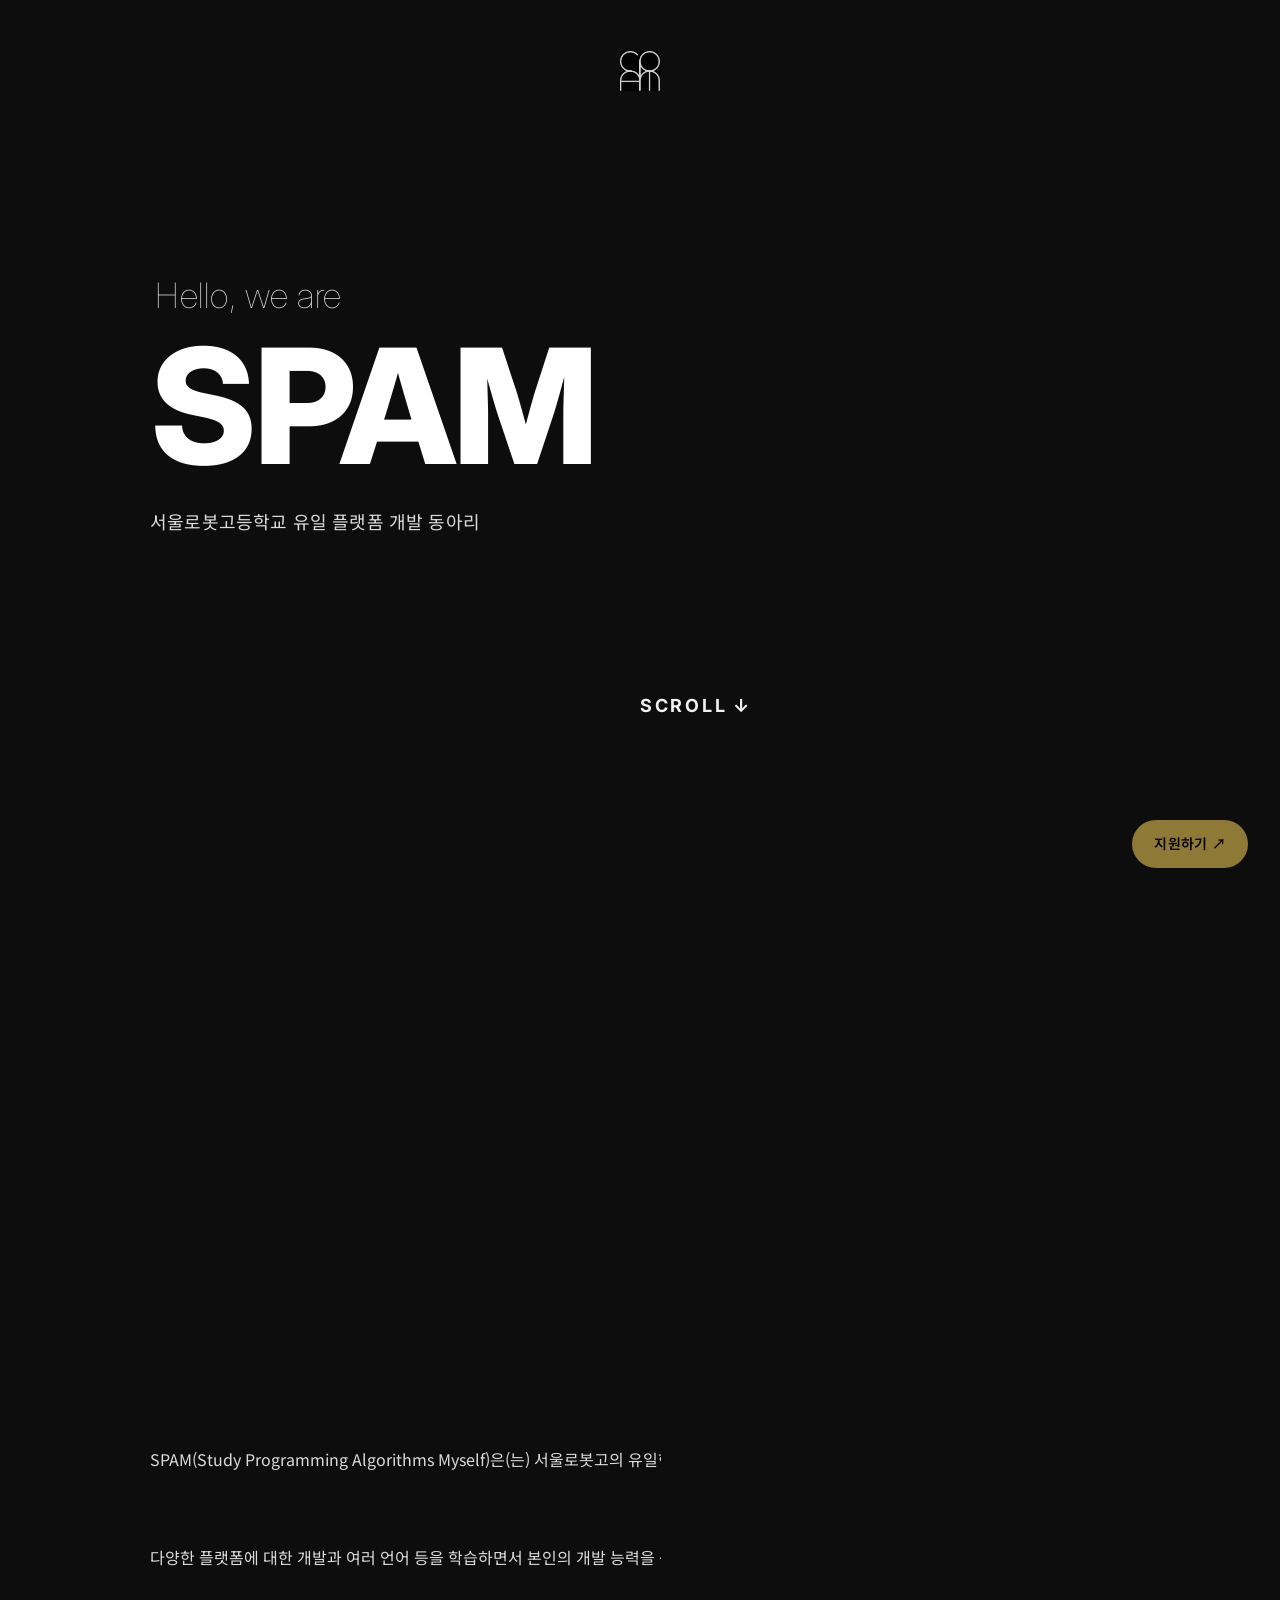
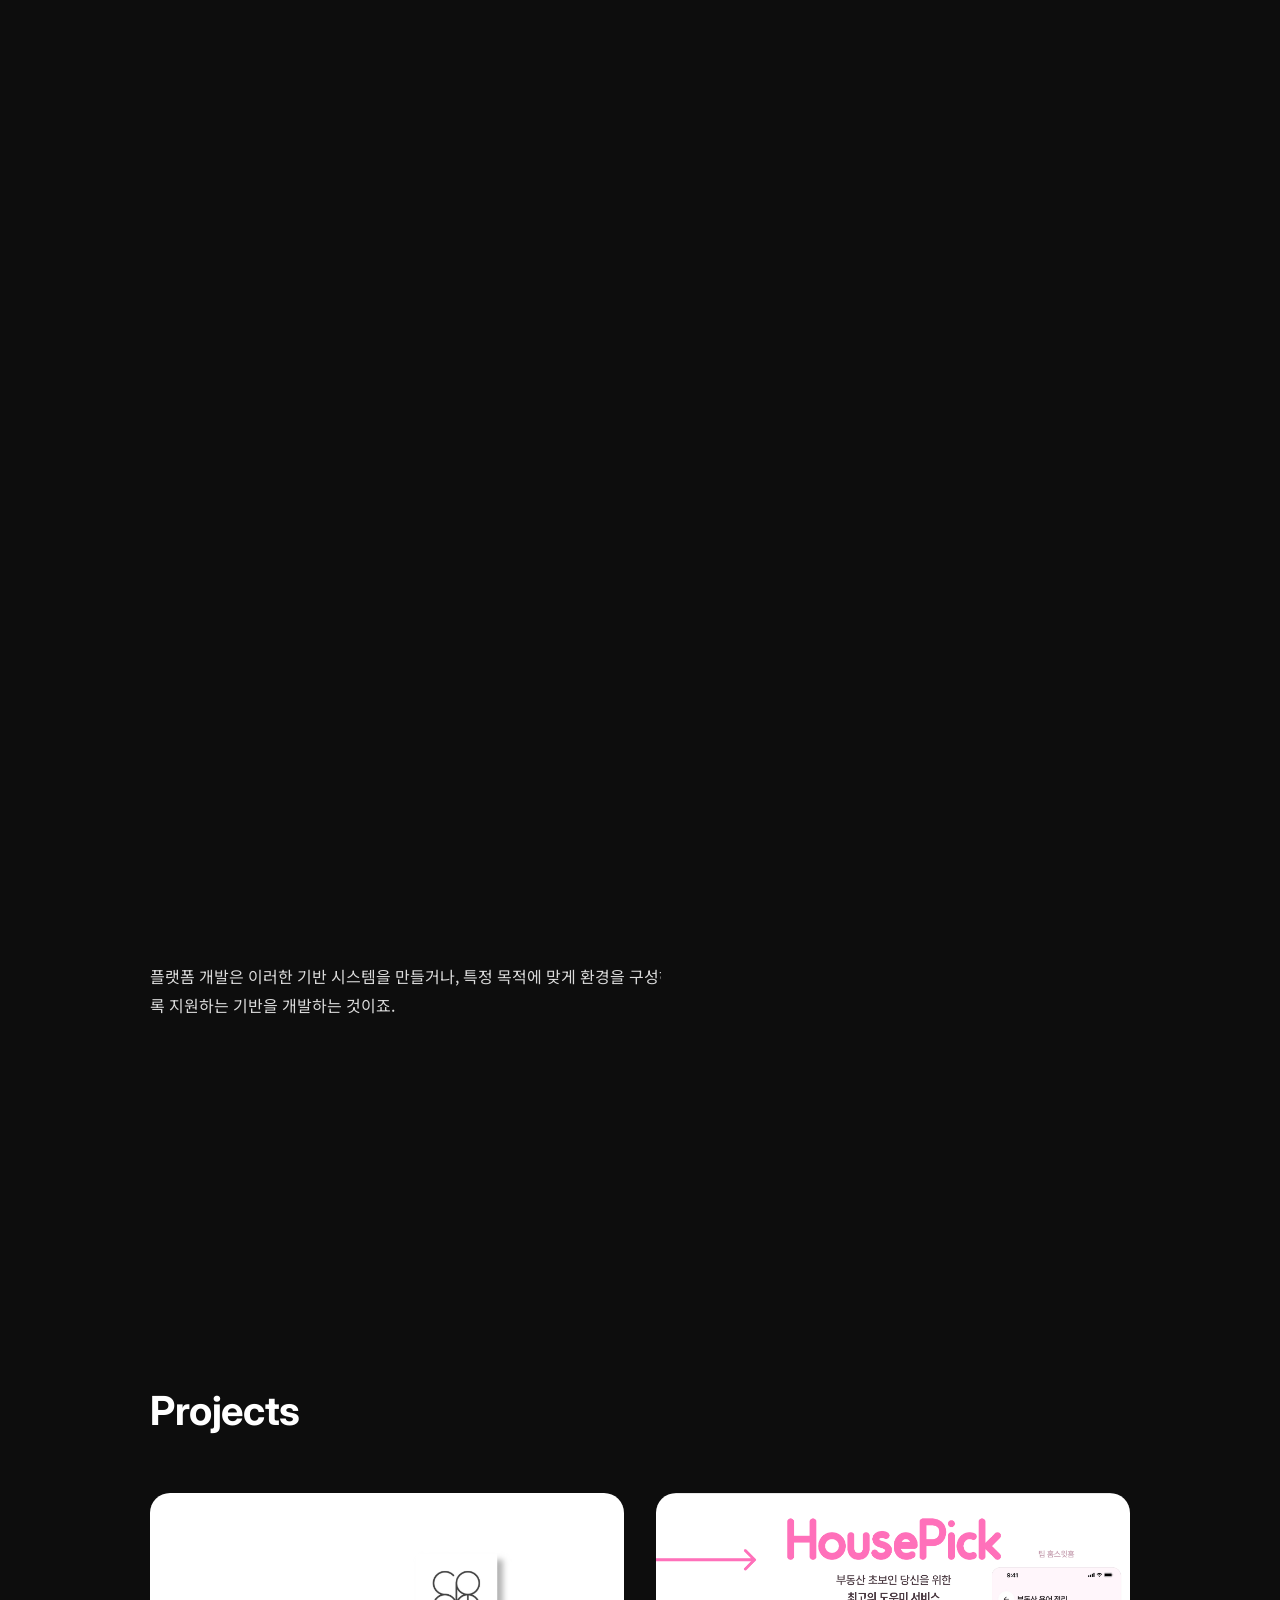
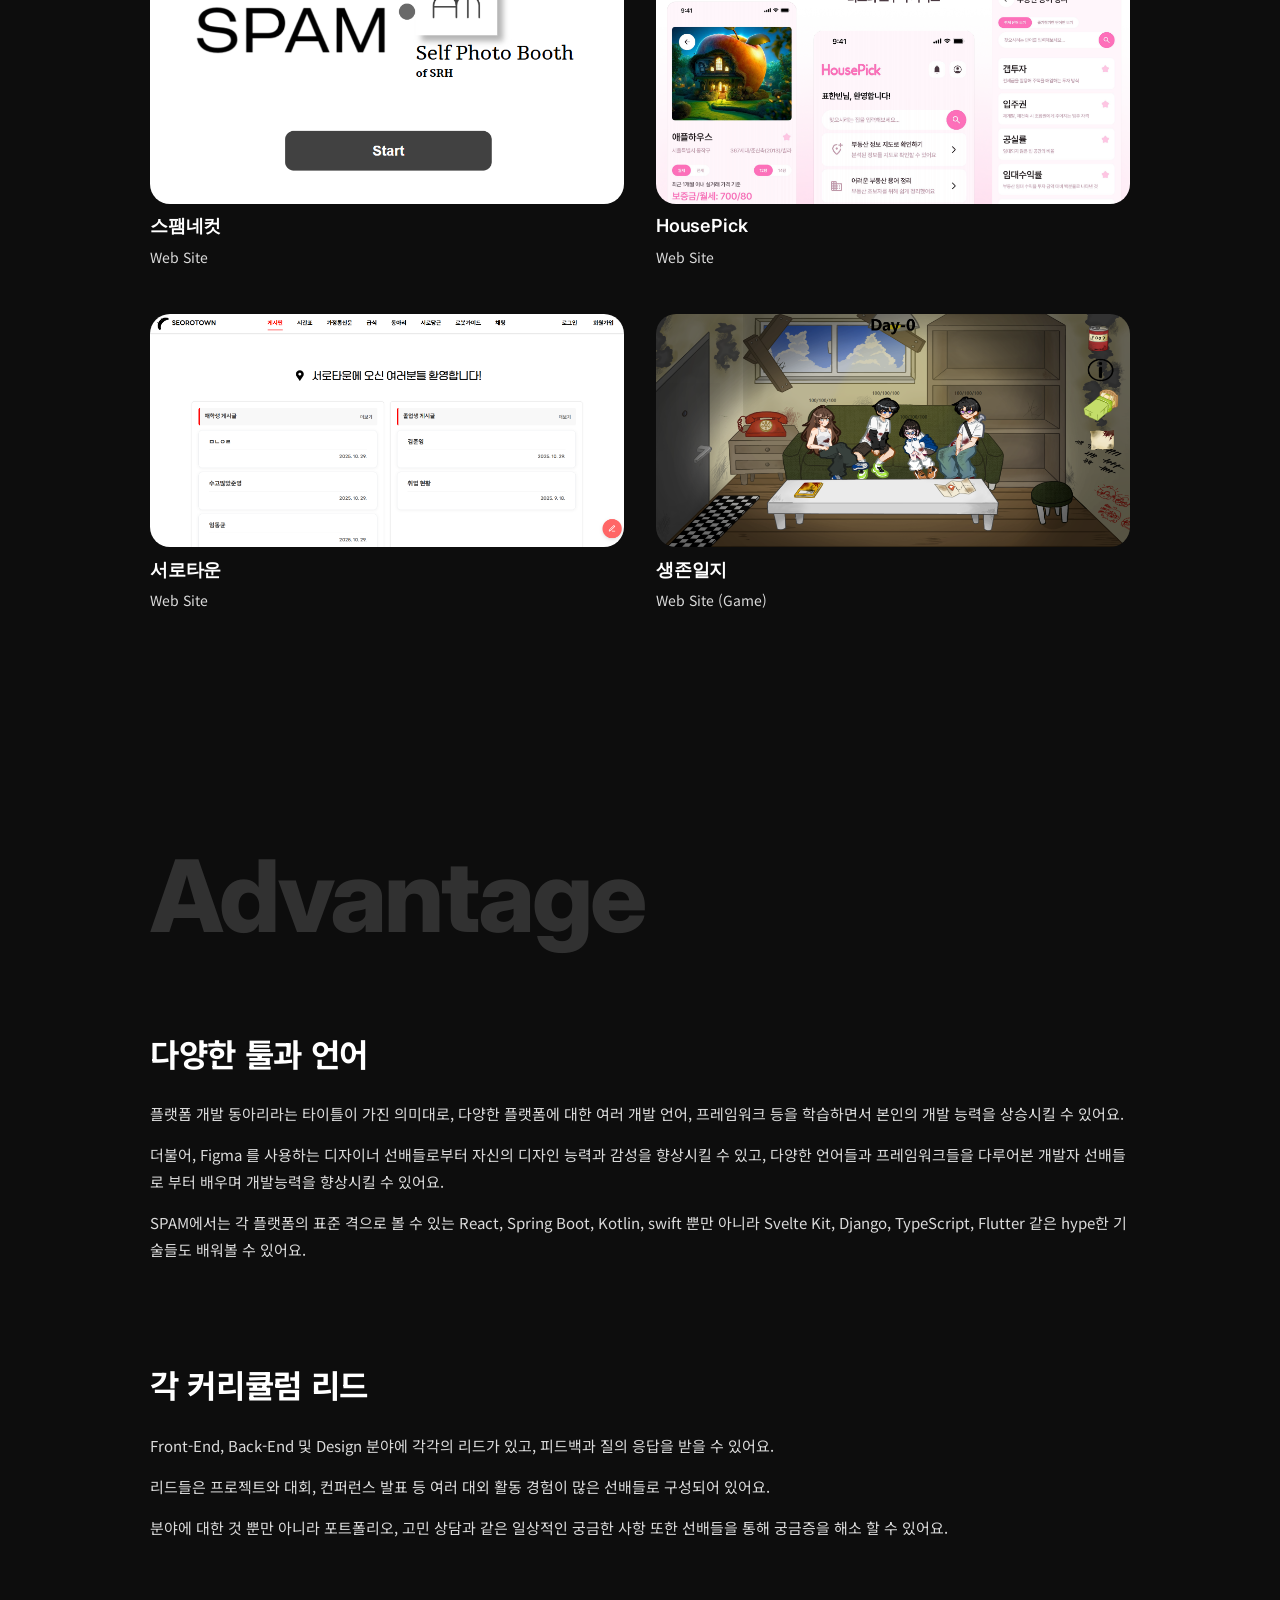
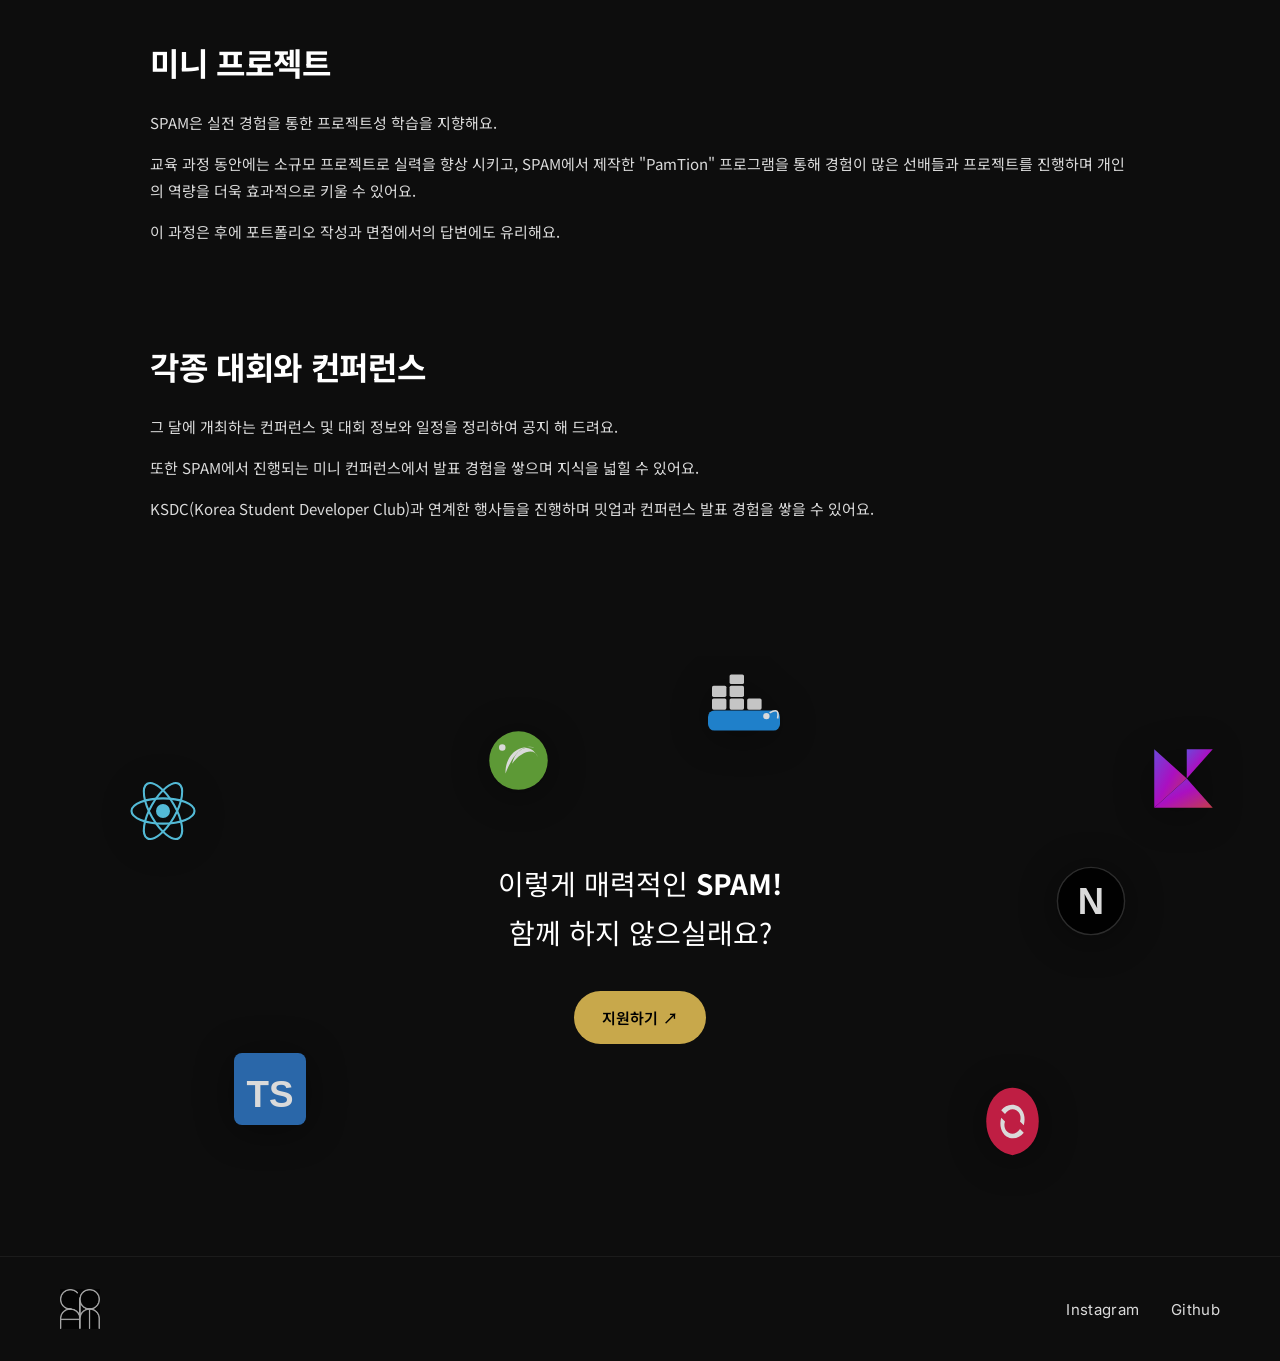
<file: index.html>
<!DOCTYPE html>
<html lang="ko">
<head>
  <meta charset="UTF-8" />
  <meta name="viewport" content="width=device-width, initial-scale=1.0" />
  <title>SPAM</title>
  <link href="/img/spamlogo.png" rel="shortcut icon" type="image/x-icon">
  <link rel="preconnect" href="https://fonts.googleapis.com" />
  <link rel="preconnect" href="https://fonts.gstatic.com" crossorigin />
  <link href="https://fonts.googleapis.com/css2?family=Noto+Sans+KR:wght@300;400;500;700&family=Inter:wght@300;400;500;600;700;800;900&display=swap" rel="stylesheet" />
  <link rel="stylesheet" href="style.css" />
</head>
<body>

  <!-- Sticky CTA Button -->
  <a href="https://forms.gle/Tadaoy5YoJA9NNY16" class="sticky-cta">지원하기 ↗</a>

  <!-- Navigation -->
  <nav class="navbar">
    <a href="#" class="nav-logo">
      <svg width="40" height="40" viewBox="0 0 40 40" fill="none" xmlns="http://www.w3.org/2000/svg">
        <!-- Two people icon -->
        <circle cx="14" cy="12" r="5" stroke="white" stroke-width="1.5" fill="none"/>
        <img src="/img/spamlogo.png" alt="스팸로고" class="nav-logo">
        <!-- <path d="M4 32c0-5.523 4.477-10 10-10" stroke="white" stroke-width="1.5" fill="none" stroke-linecap="round"/> -->
        <circle cx="27" cy="12" r="5" stroke="white" stroke-width="1.5" fill="none"/>
        <path d="M17 32c0-5.523 4.477-10 10-10s10 4.477 10 10" stroke="white" stroke-width="1.5" fill="none" stroke-linecap="round"/>
      </svg>
    </a>
  </nav>

  <!-- Hero Section -->
  <section class="hero">
    <div class="hero-content">
      <p class="hero-subtitle">Hello, we are</p>
      <h1 class="hero-title">SPAM</h1>
      <p class="hero-desc">서울로봇고등학교 유일 플랫폼 개발 동아리</p>
    </div>
    <div class="scroll-indicator">
      <span>SCROLL</span>
      <span class="scroll-arrow">↓</span>
    </div>
  </section>

  <!-- Introduction Section -->
  <section class="intro-section">
    <div class="intro-container">
      <h2 class="intro-title">소개글</h2>
      <div class="intro-text">
        <p>SPAM(Study Programming Algorithms Myself)은(는) 서울로봇고의 유일한 플랫폼 개발 동아리예요.</p>
        <p>Web, App, UI/UX Design, Server, Game과 같이 여러 분야에 대해 관심 있는 학생들이 모여있답니다.</p>
        <p>다양한 플랫폼에 대한 개발과 여러 언어 등을 학습하면서 본인의 개발 능력을 상승시킬 수 있어요.</p>
        <p>더불어, 다양한 프로젝트와 대회에 참여하며 경험이 풍부해진 선배들로부터 많은 도움도 얻을 수 있답니다!</p>
      </div>
    </div>
  </section>

  <!-- Platform Dev Section -->
  <section class="platform-section">
    <div class="platform-container">
      <h2 class="platform-title">플랫폼 개발이란?</h2>
      <div class="platform-text">
        <p>플랫폼(platform)은 다양한 응용 프로그램들이나 서비스가 작동할 수 있는 기반을 의미해요. 즉, 하드웨어나 소프트웨어 환경에서 여러 사용자들에게 편리하게 서비스를 이용할 수 있도록 지원하는 구조나 시스템을 말해요.</p>
        <p>플랫폼 개발은 이러한 기반 시스템을 만들거나, 특정 목적에 맞게 환경을 구성하는 작업을 일컬어요. 사용자들이 어떤 특정 서비스를 사용할 수 있도록 지원하는 기반을 개발하는 것이죠.</p>
        <p>우리 SPAM에서는 사용자들에게 서비스를 지원할 수 있도록, 웹 뿐만 아니라 앱, Ai, 디자인 등을 공부하고 있어요.</p>
        <p>SPAM에 들어오시면 여러분만의 멋진 서비스를 직접 기획하고, 개발해볼 수 있어요.</p>
      </div>
    </div>
  </section>

  <!-- Projects Section -->
  <section class="projects-section">
    <div class="projects-container">
      <h2 class="projects-title">Projects</h2>
      <div class="projects-grid">
        <div class="project-card">
          <a href="https://github.com/SRHS-SPAM/srh_photo">
            <img src="/img/spam4cut.png" alt="스팸네컷" class="project-image">
            <div class="project-info">
              <h3>스팸네컷</h3>
              <p>Web Site</p>
            </div>
          </a>
        </div>
        <div class="project-card">
          <a href="https://drive.google.com/file/d/1Wh1P-v5iJotxZtHrB2B_NNS8NOGBQW8e/view?usp=sharing">
            <img src="/img/HousePick.png" alt="하우스픽" class="project-image"> 
            <div class="project-info">
              <h3>HousePick</h3>
              <p>Web Site</p>
            </div>
          </a>
        </div>
        <div class="project-card">
          <a href="https://seoro-town.onrender.com/">
            <img src="/img/seoro.png" alt="서로타운" class="project-image"> 
            <div class="project-info">
              <h3>서로타운</h3>
              <p>Web Site</p>
            </div>
          </a>  
        </div>
        <div class="project-card">
          <a href="https://drive.google.com/file/d/1PERS2jbdhxmDY7zF8TLnyKgH_cS1j_mv/view?usp=sharing">
            <img src="/img/game.png" alt="생존일지" class="project-image">
            <div class="project-info">
              <h3>생존일지</h3>
              <p>Web Site (Game)</p>
            </div>
          </a>  
        </div>
      </div>
    </div>
  </section>

  <!-- Advantage Section -->
  <section class="advantage-section">
    <div class="advantage-container">
      <h2 class="advantage-title">Advantage</h2>
      <div class="advantage-list">
        <div class="advantage-item">
          <div class="advantage-content">
            <h3><strong>다양한 툴과 언어</strong></h3>
            <p>플랫폼 개발 동아리라는 타이틀이 가진 의미대로, 다양한 플랫폼에 대한 여러 개발 언어, 프레임워크 등을 학습하면서 본인의 개발 능력을 상승시킬 수 있어요.</p>
            <p>더불어, Figma 를 사용하는 디자이너 선배들로부터 자신의 디자인 능력과 감성을 향상시킬 수 있고, 다양한 언어들과 프레임워크들을 다루어본 개발자 선배들로 부터 배우며 개발능력을 향상시킬 수 있어요.</p>
            <p>SPAM에서는 각 플랫폼의 표준 격으로 볼 수 있는 React, Spring Boot, Kotlin, swift 뿐만 아니라 Svelte Kit, Django, TypeScript, Flutter 같은 hype한 기술들도 배워볼 수 있어요.</p>
          </div>
        </div>
        <div class="advantage-item">
          <div class="advantage-content">
            <h3><strong>각 커리큘럼 리드</strong></h3>
            <p>Front-End, Back-End 및 Design 분야에 각각의 리드가 있고, 피드백과 질의 응답을 받을 수 있어요.</p>
            <p>리드들은 프로젝트와 대회, 컨퍼런스 발표 등 여러 대외 활동 경험이 많은 선배들로 구성되어 있어요.</p>
            <p>분야에 대한 것 뿐만 아니라 포트폴리오, 고민 상담과 같은 일상적인 궁금한 사항 또한 선배들을 통해 궁금증을 해소 할 수 있어요.</p>
          </div>
        </div>
        <div class="advantage-item">
          <div class="advantage-content">
            <h3><strong>미니 프로젝트</strong></h3>
            <p>SPAM은 실전 경험을 통한 프로젝트성 학습을 지향해요.</p>
            <p>교육 과정 동안에는 소규모 프로젝트로 실력을 향상 시키고, SPAM에서 제작한 "PamTion" 프로그램을 통해 경험이 많은 선배들과 프로젝트를 진행하며 개인의 역량을 더욱 효과적으로 키울 수 있어요.</p>
            <p>이 과정은 후에 포트폴리오 작성과 면접에서의 답변에도 유리해요.</p>
          </div>
        </div>
        <div class="advantage-item">
          <div class="advantage-content">
            <h3><strong>각종 대회와 컨퍼런스</strong></h3>
            <p>그 달에 개최하는 컨퍼런스 및 대회 정보와 일정을 정리하여 공지 해 드려요.</p>
            <p>또한 SPAM에서 진행되는 미니 컨퍼런스에서 발표 경험을 쌓으며 지식을 넓힐 수 있어요.</p>
            <p>KSDC(Korea Student Developer Club)과 연계한 행사들을 진행하며 밋업과 컨퍼런스 발표 경험을 쌓을 수 있어요.</p>
          </div>
        </div>
      </div>
    </div>
  </section>

  <!-- Tech Stack Section -->
  <section class="tech-section">
    <div class="tech-floating-icons">
      <!-- React -->
      <div class="tech-icon tech-react" data-x="15" data-y="30">
        <svg viewBox="0 0 100 100" width="70" height="70" xmlns="http://www.w3.org/2000/svg">
          <circle cx="50" cy="50" r="10" fill="#61DAFB"/>
          <ellipse cx="50" cy="50" rx="45" ry="18" stroke="#61DAFB" stroke-width="3" fill="none"/>
          <ellipse cx="50" cy="50" rx="45" ry="18" stroke="#61DAFB" stroke-width="3" fill="none" transform="rotate(60 50 50)"/>
          <ellipse cx="50" cy="50" rx="45" ry="18" stroke="#61DAFB" stroke-width="3" fill="none" transform="rotate(120 50 50)"/>
        </svg>
      </div>
      <!-- Docker -->
      <div class="tech-icon tech-docker" data-x="55" data-y="10">
        <svg viewBox="0 0 100 80" width="80" height="65" xmlns="http://www.w3.org/2000/svg">
          <rect x="5" y="45" width="90" height="25" rx="8" fill="#2496ED"/>
          <rect x="10" y="30" width="18" height="14" rx="2" fill="white" opacity="0.9"/>
          <rect x="32" y="30" width="18" height="14" rx="2" fill="white" opacity="0.9"/>
          <rect x="54" y="30" width="18" height="14" rx="2" fill="white" opacity="0.9"/>
          <rect x="10" y="14" width="18" height="14" rx="2" fill="white" opacity="0.9"/>
          <rect x="32" y="14" width="18" height="14" rx="2" fill="white" opacity="0.9"/>
          <rect x="32" y="0" width="18" height="12" rx="2" fill="white" opacity="0.9"/>
          <circle cx="78" cy="52" r="4" fill="white"/>
          <path d="M82 48 Q95 40 92 55" stroke="white" stroke-width="2" fill="none"/>
        </svg>
      </div>
      <!-- Next.js -->
      <div class="tech-icon tech-nextjs" data-x="70" data-y="50">
        <div class="nextjs-icon">
          <svg viewBox="0 0 100 100" width="70" height="70" xmlns="http://www.w3.org/2000/svg">
            <circle cx="50" cy="50" r="48" fill="#000" stroke="#333" stroke-width="2"/>
            <text x="50" y="68" font-family="Arial Black, sans-serif" font-size="52" font-weight="900" fill="white" text-anchor="middle">N</text>
            <line x1="72" y1="25" x2="72" y2="75" stroke="url(#grad)" stroke-width="8"/>
            <defs>
              <linearGradient id="grad" x1="0" y1="0" x2="0" y2="1">
                <stop offset="0%" stop-color="white"/>
                <stop offset="100%" stop-color="transparent"/>
              </linearGradient>
            </defs>
          </svg>
        </div>
      </div>
      <!-- TypeScript -->
      <div class="tech-icon tech-typescript" data-x="20" data-y="65">
        <svg viewBox="0 0 100 100" width="80" height="80" xmlns="http://www.w3.org/2000/svg">
          <rect x="5" y="5" width="90" height="90" rx="10" fill="#3178C6"/>
          <text x="50" y="72" font-family="Arial Black, sans-serif" font-size="46" font-weight="900" fill="white" text-anchor="middle">TS</text>
        </svg>
      </div>
      <!-- NestJS -->
      <div class="tech-icon tech-nestjs" data-x="65" data-y="70">
        <svg viewBox="0 0 100 100" width="75" height="75" xmlns="http://www.w3.org/2000/svg">
          <path d="M50 5 C30 5 15 25 15 50 C15 70 25 85 40 92 L50 95 L60 92 C75 85 85 70 85 50 C85 25 70 5 50 5Z" fill="#E0234E"/>
          <path d="M35 35 C40 28 50 25 58 30 C65 35 68 45 65 55 L60 50 C62 44 60 38 55 35 C50 32 44 34 40 40 Z" fill="white"/>
          <path d="M65 65 C60 72 50 75 42 70 C35 65 32 55 35 45 L40 50 C38 56 40 62 45 65 C50 68 56 66 60 60 Z" fill="white"/>
        </svg>
      </div>
      <!-- Spring Boot -->
      <div class="tech-icon tech-spring" data-x="40" data-y="15">
        <svg viewBox="0 0 100 100" width="65" height="65" xmlns="http://www.w3.org/2000/svg">
          <circle cx="50" cy="50" r="45" fill="#6DB33F"/>
          <path d="M30 70 C30 40 50 25 75 30 C60 25 45 35 40 55 C55 35 75 30 80 45 C70 25 50 20 30 70Z" fill="white"/>
          <circle cx="25" cy="30" r="5" fill="white"/>
        </svg>
      </div>
      <!-- Kotlin -->
      <div class="tech-icon tech-kotlin" data-x="80" data-y="25">
        <svg viewBox="0 0 100 100" width="65" height="65" xmlns="http://www.w3.org/2000/svg">
          <defs>
            <linearGradient id="kotlinGrad" x1="0" y1="0" x2="1" y2="1">
              <stop offset="0%" stop-color="#7F52FF"/>
              <stop offset="50%" stop-color="#C811E1"/>
              <stop offset="100%" stop-color="#E44857"/>
            </linearGradient>
          </defs>
          <polygon points="5,5 55,50 5,95" fill="url(#kotlinGrad)"/>
          <polygon points="55,5 95,5 55,50" fill="url(#kotlinGrad)"/>
          <polygon points="55,50 95,95 5,95" fill="url(#kotlinGrad)"/>
        </svg>
      </div>
    </div>
    <div class="tech-cta">
      <h2>이렇게 매력적인 <strong>SPAM!</strong></h2>
      <h2>함께 하지 않으실래요?</h2>
      <a href="https://forms.gle/Tadaoy5YoJA9NNY16" class="cta-button" id="apply">지원하기 ↗</a>
    </div>
  </section>

  <!-- Footer -->
  <footer class="footer">
    <a href="#" class="footer-logo">
      <img src="/img/spamlogo.png" alt="스팸로고" class="nav-logo">
    </a>
    <div class="footer-links">
      <a href="https://www.instagram.com/spam._srh?igsh=MW5jOTI5aWswNDkzOQ==" target="_blank" rel="noopener">Instagram</a>
      <a href="https://github.com/SRHS-SPAM" target="_blank" rel="noopener">Github</a>
    </div>
  </footer>

  <script src="script.js"></script>
</body>
</html>
</file>
<file: style.css>
/* ===========================
   Design Tokens
   =========================== */
:root {
  --bg-primary: #0d0d0d;
  --bg-secondary: #111111;
  --text-primary: #ffffff;
  --text-secondary: rgba(255, 255, 255, 0.85);
  --text-muted: rgba(255, 255, 255, 0.65);
  --accent-gold: #c8a84b;
  --accent-gold-hover: #d4b55e;
  --font-korean: 'Noto Sans KR', sans-serif;
  --font-english: 'Inter', sans-serif;
  --section-padding: 120px 60px;
  --max-width: 900px;
  --border-radius-btn: 999px;
}

/* ===========================
   Reset & Base
   =========================== */
*, *::before, *::after {
  box-sizing: border-box;
  margin: 0;
  padding: 0;
}

html {
  scroll-behavior: smooth;
}

body {
  background-color: var(--bg-primary);
  color: var(--text-primary);
  font-family: var(--font-korean);
  line-height: 1.7;
  overflow-x: hidden;
}

::-webkit-scrollbar {
  display: none;
}


a {
  text-decoration: none;
  color: inherit;
}

/* ===========================
   Sticky CTA Button
   =========================== */
.sticky-cta {
  position: fixed;
  bottom: 32px;
  right: 32px;
  z-index: 1000;
  background-color: var(--accent-gold);
  color: #000;
  font-family: var(--font-korean);
  font-size: 14px;
  font-weight: 600;
  padding: 12px 22px;
  border-radius: var(--border-radius-btn);
  transition: background-color 0.2s ease, transform 0.2s ease, opacity 0.4s ease-out;
  letter-spacing: 0.02em;
  overflow: hidden;
}

.sticky-cta:hover {
  background-color: var(--accent-gold-hover);
  transform: scale(1.05);
}

/* ===========================
   Navigation
   =========================== */
.navbar {
  display: flex;
  justify-content: center;
  align-items: center;
  padding: 4% 0 0 0;
  transition: all 0.3s ease;
}

.nav-logo {
  width: 40px;
  display: flex;
  align-items: center;
  opacity: 0.9;
  transition: opacity 0.2s, transform 0.3s;
  animation: fadeInDown 0.8s ease-out;
}

.nav-logo:hover {
  opacity: 1;
  transform: scale(1.1);
}

@keyframes fadeInDown {
  from { opacity: 0; transform: translateY(-20px); }
  to { opacity: 1; transform: translateY(0); }
}

/* ===========================
   Hero Section
   =========================== */
.hero {
  position: relative;
  min-height: 70vh;
  display: flex;
  flex-direction: column;
  justify-content: center;
  padding: 50px 10% 60px 150px;
}

.hero-content {
  max-width: 600px;
}

.hero-subtitle {
  font-family: var(--font-english);
  font-size: 35px;
  font-weight: lighter;
  color: var(--text-secondary);
  margin-left: 5px;
  letter-spacing: 0.02em;
  animation: fadeInUp 0.8s ease-out 0.1s both;
}

.hero-title {
  font-family: var(--font-english);
  font-size: clamp(80px, 14vw, 160px);
  font-weight: 800;
  letter-spacing: -0.02em;
  line-height: 1;
  margin-bottom: 20px;
  color: var(--text-primary);
  animation: titleReveal 1s ease-out;
}

.hero-desc {
  font-family: var(--font-korean);
  font-size: 18px;
  font-weight: 400;
  color: var(--text-secondary);
  letter-spacing: 0.01em;
  animation: fadeInUp 0.8s ease-out 0.2s both;
}

.scroll-indicator {
  position: absolute;
  bottom: -60px;
  left: 50%;
  transform: translateX(-50%);
  display: flex;
  align-items: center;
  gap: 6px;
  font-family: var(--font-english);
  font-size: 18px;
  font-weight: 700;
  letter-spacing: 0.15em;
  color: #f0f0f0;
  text-transform: uppercase;
  animation: scrollBounce 2s ease-in-out infinite;
  margin-bottom: 60px;
}

@keyframes scrollBounce {
  0%, 100% { transform: translateX(-50%) translateY(0); }
  50% { transform: translateX(-50%) translateY(8px); }
}

@keyframes fadeInUp {
  from { opacity: 0; transform: translateY(20px); }
  to { opacity: 1; transform: translateY(0); }
}

@keyframes titleReveal {
  from { opacity: 0; transform: translateY(20px); }
  to { opacity: 1; transform: translateY(0); }
}

/* ===========================
   Common Animation Classes
   =========================== */
.reveal {
  opacity: 0;
  transform: translateY(30px);
  transition: opacity 0.8s ease-out, transform 0.8s ease-out;
}

.reveal.active {
  opacity: 1;
  transform: translateY(0);
}

/* ===========================
   Introduction Section
   =========================== */
.intro-section {
  padding: var(--section-padding);
  max-width: 1100px;
  margin: 500px auto;
}

.intro-title {
  font-family: var(--font-korean);
  font-size: clamp(28px, 4vw, 40px);
  font-weight: 700;
  color: var(--text-primary);
  margin-bottom: 36px;
  letter-spacing: -0.01em;
}

.intro-text p {
  font-size: 16px;
  color: var(--text-secondary);
  margin-bottom: 20px;
  line-height: 1.8;
  font-weight: 400;
}

/* ===========================
   Platform Dev Section
   =========================== */
.platform-section {
  padding: var(--section-padding);
  max-width: 1100px;
  margin: 0 auto;
}

.platform-title {
  font-family: var(--font-korean);
  font-size: clamp(28px, 4vw, 40px);
  font-weight: 700;
  color: var(--text-primary);
  margin-bottom: 36px;
  letter-spacing: -0.01em;
}

.platform-text p {
  font-size: 16px;
  color: var(--text-secondary);
  margin-bottom: 20px;
  line-height: 1.8;
  font-weight: 400;
}

/* ===========================
   Projects Section
   =========================== */
.projects-section {
  padding: var(--section-padding);
  max-width: 1100px;
  margin: 0 auto;
}

.projects-title {
  font-family: var(--font-english);
  font-size: clamp(28px, 4vw, 40px);
  font-weight: 700;
  color: var(--text-primary);
  margin-bottom: 48px;
  letter-spacing: -0.01em;
}

.projects-grid {
  display: grid;
  grid-template-columns: 1fr 1fr;
  gap: 32px;
}

.project-card {
  cursor: pointer;
  transition: all 0.3s ease;
}

.project-card:hover {
  transform: translateY(-12px);
}

.project-image {  
  width: 100%;
  height: 80%;
  border-radius: 20px;
  object-fit: cover;
  transition: transform 0.3s ease, box-shadow 0.3s ease;
}

.project-card:hover .project-image {
  transform: scale(1.02);
  box-shadow: 0 20px 40px rgba(204, 173, 81, 0.204);
}

.project-info h3 {
  font-family: var(--font-english);
  font-size: 18px;
  font-weight: 600;
  color: var(--text-primary);
  margin-bottom: 4px;
  letter-spacing: -0.01em;
}

.project-info p {
  font-size: 14px;
  color: var(--text-secondary);
  font-weight: 400;
}

/* ===========================
   Advantage Section
   =========================== */
.advantage-section {
  padding: var(--section-padding);
  max-width: 1100px;
  margin: 0 auto;
}

.advantage-title {
  font-family: var(--font-english);
  font-size: clamp(60px, 10vw, 100px);
  font-weight: 800;
  color: rgba(255, 255, 255, 0.15);
  letter-spacing: -0.03em;
  margin-bottom: 80px;
  line-height: 1;
}

.advantage-list {
  display: flex;
  flex-direction: column;
  gap: 80px;
}

.advantage-item {
  display: block;
  max-width: 1200px;
}

.advantage-content h3 {
  font-family: var(--font-korean);
  font-size: clamp(22px, 3vw, 32px);
  font-weight: 700;
  color: #ffffff;
  margin-bottom: 20px;
  letter-spacing: -0.01em;
}

.advantage-content p {
  font-size: 15px;
  color: var(--text-secondary);
  margin-bottom: 14px;
  line-height: 1.8;
  font-weight: 400;
}

/* ===========================
   Tech Stack Section
   =========================== */
.tech-section {
  position: relative;
  min-height: 600px;
  display: flex;
  align-items: center;
  justify-content: center;
  overflow: hidden;
  padding: 80px 40px;
}

.tech-floating-icons {
  position: absolute;
  inset: 0;
  pointer-events: none;
}

.tech-icon {
  position: absolute;
  opacity: 0.85;
  filter: drop-shadow(0 4px 20px rgba(0,0,0,0.5));
  animation: float 6s ease-in-out infinite;
}

.tech-react {
  left: 10%;
  top: 20%;
  animation-delay: 0s;
  animation-duration: 7s;
}

.tech-docker {
  left: 55%;
  top: 3%;
  animation-delay: -1.5s;
  animation-duration: 8s;
}

.tech-nextjs {
  right: 12%;
  top: 35%;
  animation-delay: -3s;
  animation-duration: 6.5s;
}

.tech-typescript {
  left: 18%;
  bottom: 20%;
  animation-delay: -2s;
  animation-duration: 7.5s;
}

.tech-nestjs {
  right: 18%;
  bottom: 15%;
  animation-delay: -4s;
  animation-duration: 6s;
}

.tech-spring {
  left: 38%;
  top: 12%;
  animation-delay: -0.5s;
  animation-duration: 9s;
}

.tech-kotlin {
  right: 5%;
  top: 15%;
  animation-delay: -2.5s;
  animation-duration: 7s;
}

@keyframes float {
  0%, 100% { transform: translateY(0px) rotate(0deg); }
  33% { transform: translateY(-15px) rotate(3deg); }
  66% { transform: translateY(8px) rotate(-2deg); }
}

.tech-cta {
  position: relative;
  z-index: 10;
  text-align: center;
  animation: fadeInUp 0.8s ease-out;
}

.tech-cta h2 {
  font-family: var(--font-korean);
  font-size: clamp(20px, 3vw, 28px);
  font-weight: 400;
  color: var(--text-primary);
  line-height: 1.6;
  margin-bottom: 4px;
}

.tech-cta h2 strong {
  font-weight: 700;
}

.cta-button {
  display: inline-block;
  margin-top: 32px;
  background-color: var(--accent-gold);
  color: #000;
  font-family: var(--font-korean);
  font-size: 15px;
  font-weight: 600;
  padding: 14px 28px;
  border-radius: var(--border-radius-btn);
  transition: background-color 0.2s ease, transform 0.2s ease;
  letter-spacing: 0.02em;
  position: relative;
  overflow: hidden;
}

.cta-button::before {
  content: '';
  position: absolute;
  top: 50%;
  left: 50%;
  width: 0;
  height: 0;
  border-radius: 50%;
  background: rgba(255, 255, 255, 0.3);
  transform: translate(-50%, -50%);
  pointer-events: none;
}

.cta-button:hover {
  background-color: var(--accent-gold-hover);
  transform: scale(1.05);
}

.cta-button:hover::before {
  animation: buttonRipple 0.6s ease-out;
}

/* ===========================
   Footer
   =========================== */
.footer {
  display: flex;
  align-items: center;
  justify-content: space-between;
  padding: 32px 60px;
  border-top: 1px solid rgba(255,255,255,0.06);
  animation: fadeInUp 0.8s ease-out;
}

.footer-logo {
  opacity: 0.7;
  transition: opacity 0.2s, transform 0.3s;
}

.footer-logo:hover {
  opacity: 1;
  transform: scale(1.1);
}

.footer-links {
  display: flex;
  gap: 32px;
}

.footer-links a {
  font-family: var(--font-english);
  font-size: 15px;
  font-weight: 400;
  color: var(--text-secondary);
  letter-spacing: 0.02em;
  transition: color 0.2s, transform 0.2s;
  position: relative;
}

.footer-links a::after {
  content: '';
  position: absolute;
  bottom: -4px;
  left: 0;
  width: 0;
  height: 2px;
  background: var(--accent-gold);
  transition: width 0.3s ease;
}

.footer-links a:hover {
  color: var(--text-primary);
  transform: translateY(-2px);
}

.footer-links a:hover::after {
  width: 100%;
}

/* ===========================
   Responsive
   =========================== */
@media (max-width: 768px) {
  :root {
    --section-padding: 80px 24px;
  }

  .hero {
    padding: 80px 24px 60px;
  }

  .hero-title {
    font-size: clamp(60px, 18vw, 100px);
  }

  .intro-container {
    grid-template-columns: 1fr;
    gap: 16px;
  }

  .intro-label {
    position: static;
  }

  .projects-grid {
    grid-template-columns: 1fr;
    gap: 24px;
  }

  .advantage-item {
    grid-template-columns: 50px 1fr;
    margin-left: 0;
  }

  .tech-icon {
    transform: scale(0.7);
  }

  .footer {
    padding: 24px;
    flex-direction: column;
    gap: 16px;
  }

  .sticky-cta {
    bottom: 20px;
    right: 20px;
    font-size: 13px;
    padding: 10px 18px;
  }
}

@media (max-width: 480px) {
  .hero-title {
    font-size: 64px;
  }

  .advantage-title {
    font-size: 48px;
  }

  .tech-floating-icons {
    opacity: 0.5;
  }
}
</file>
